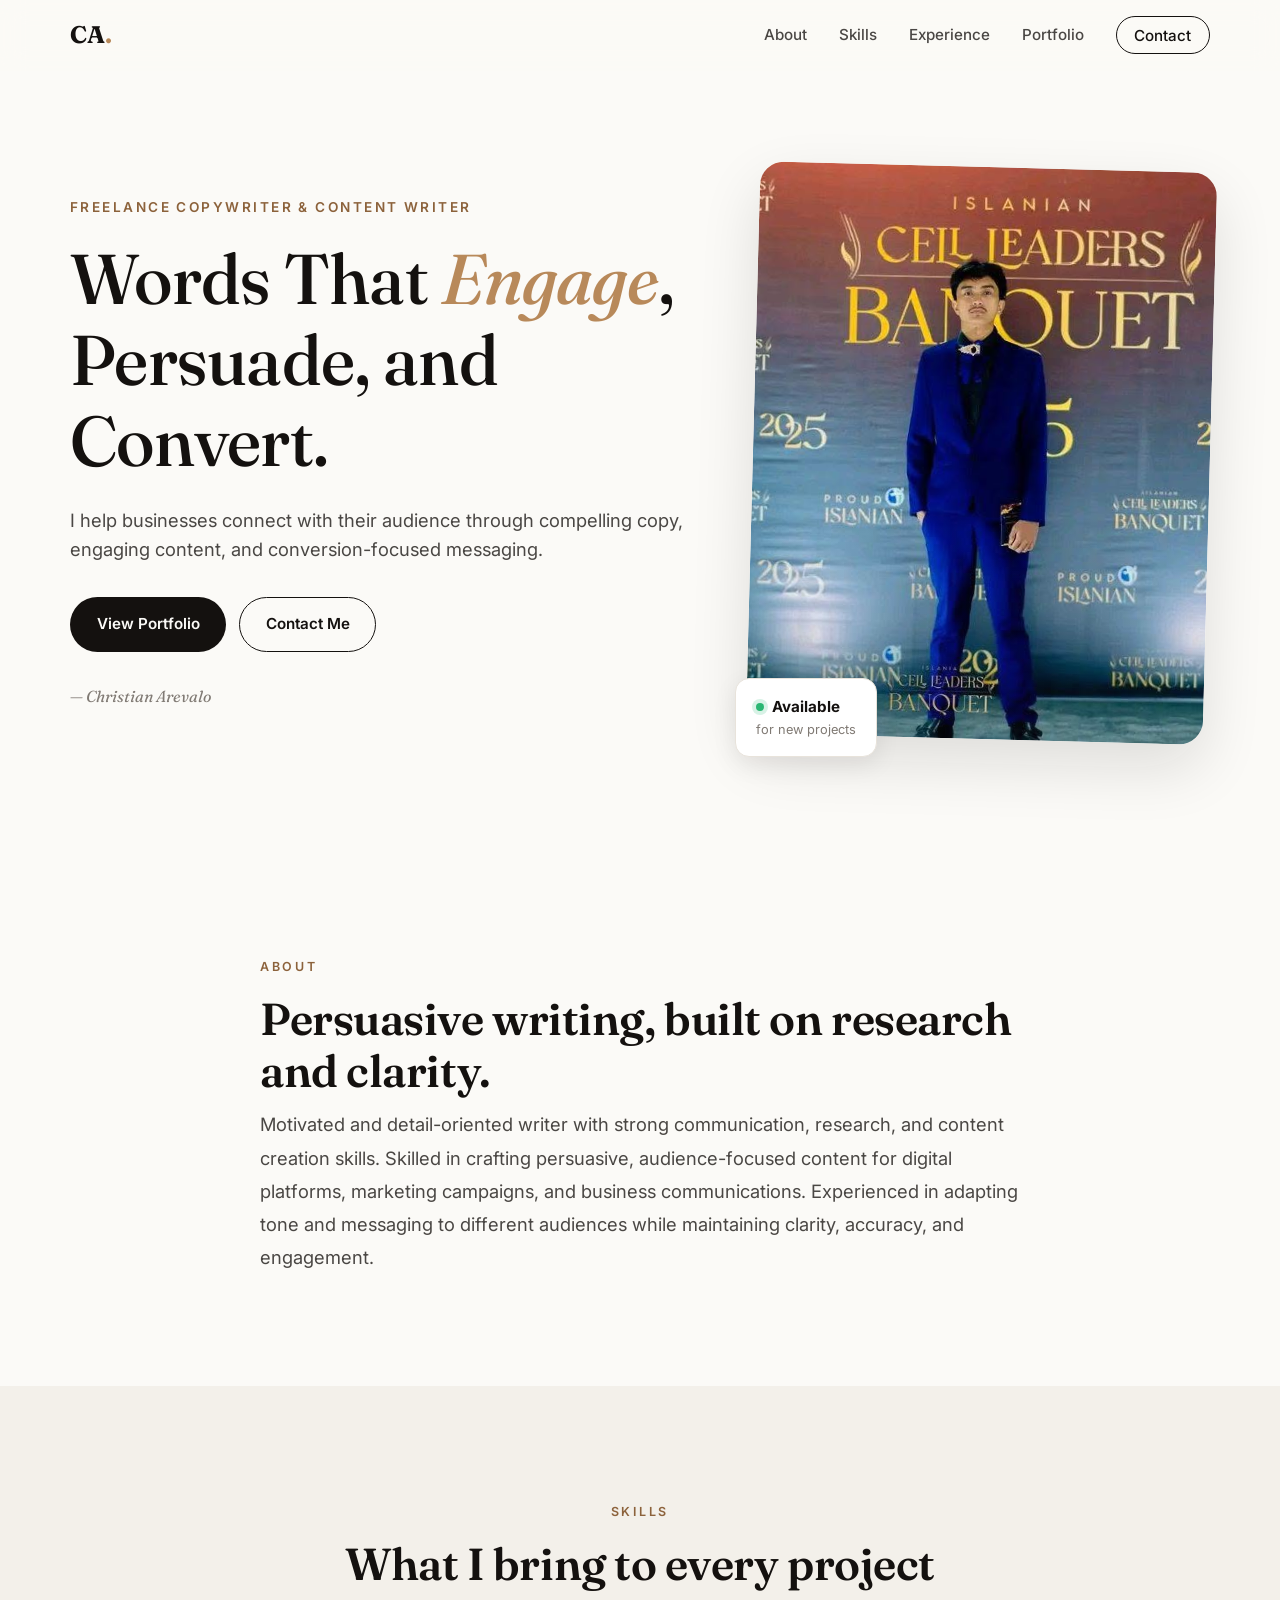
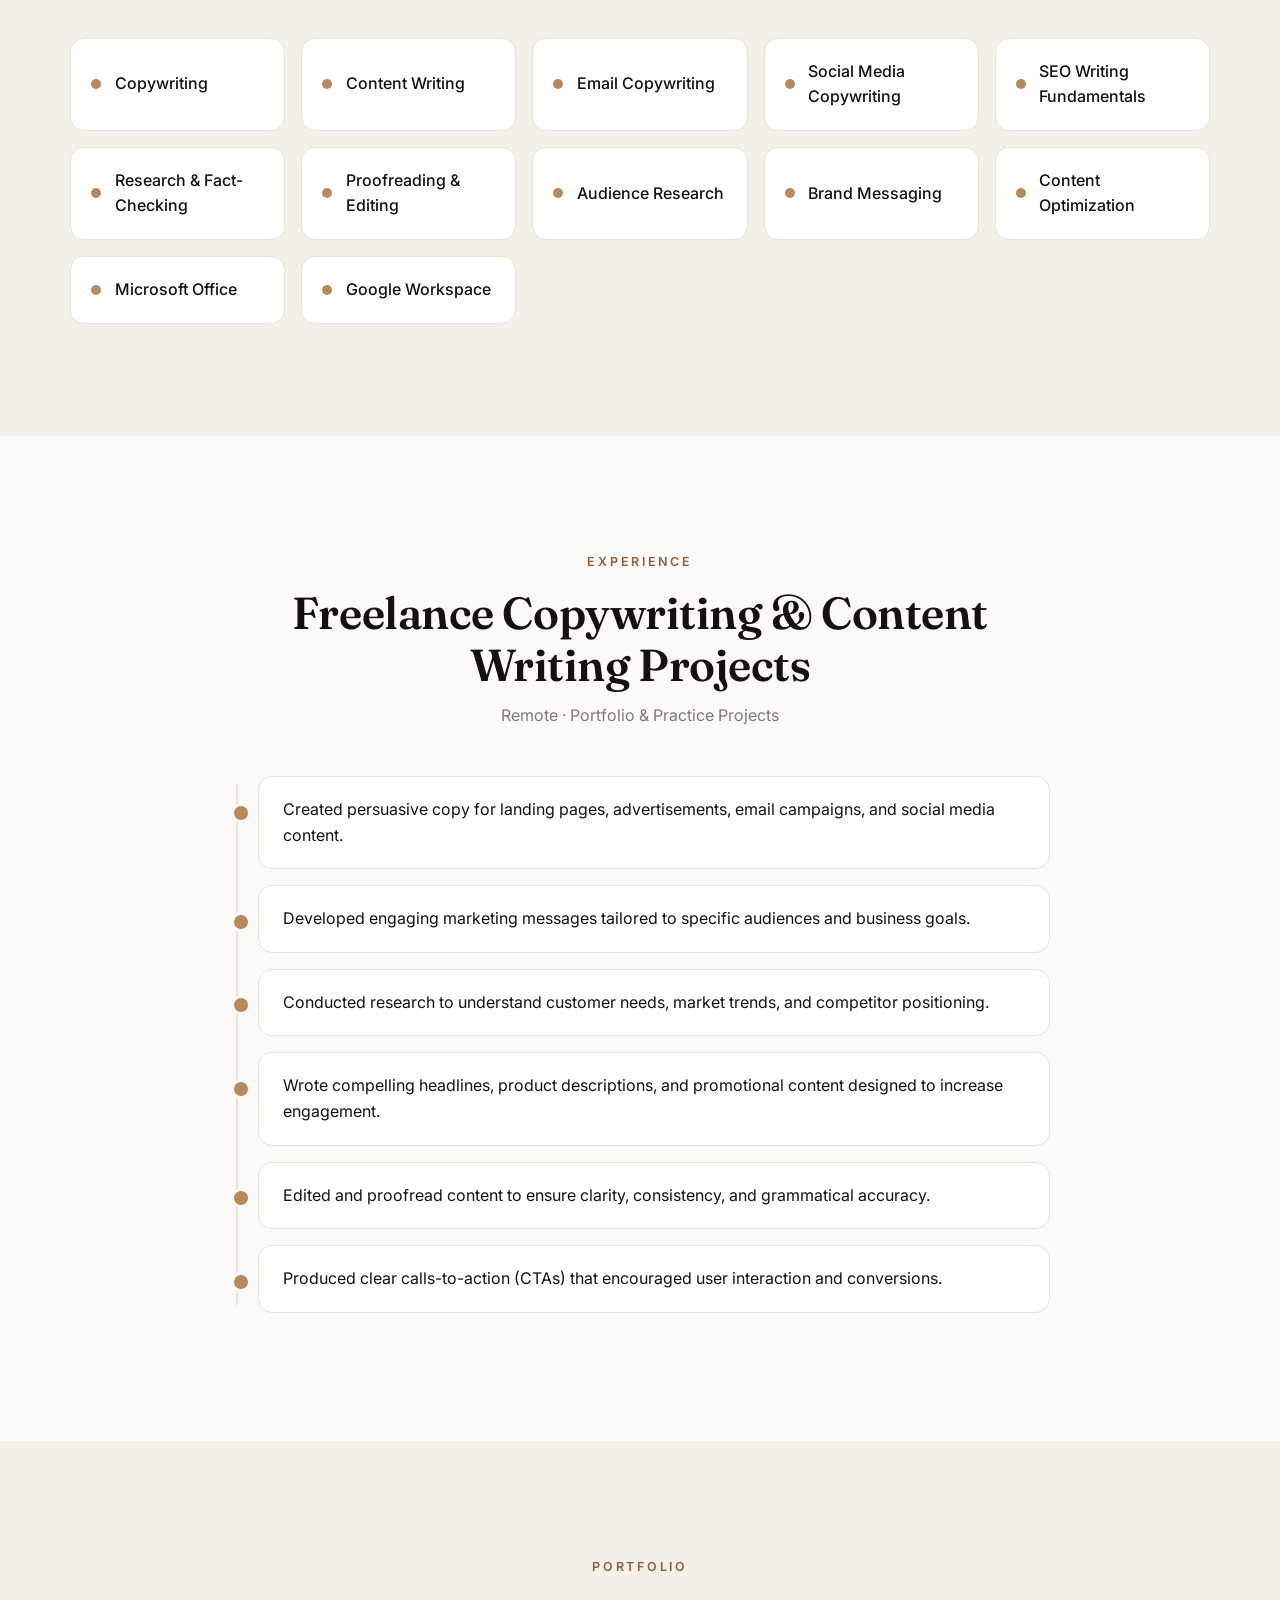
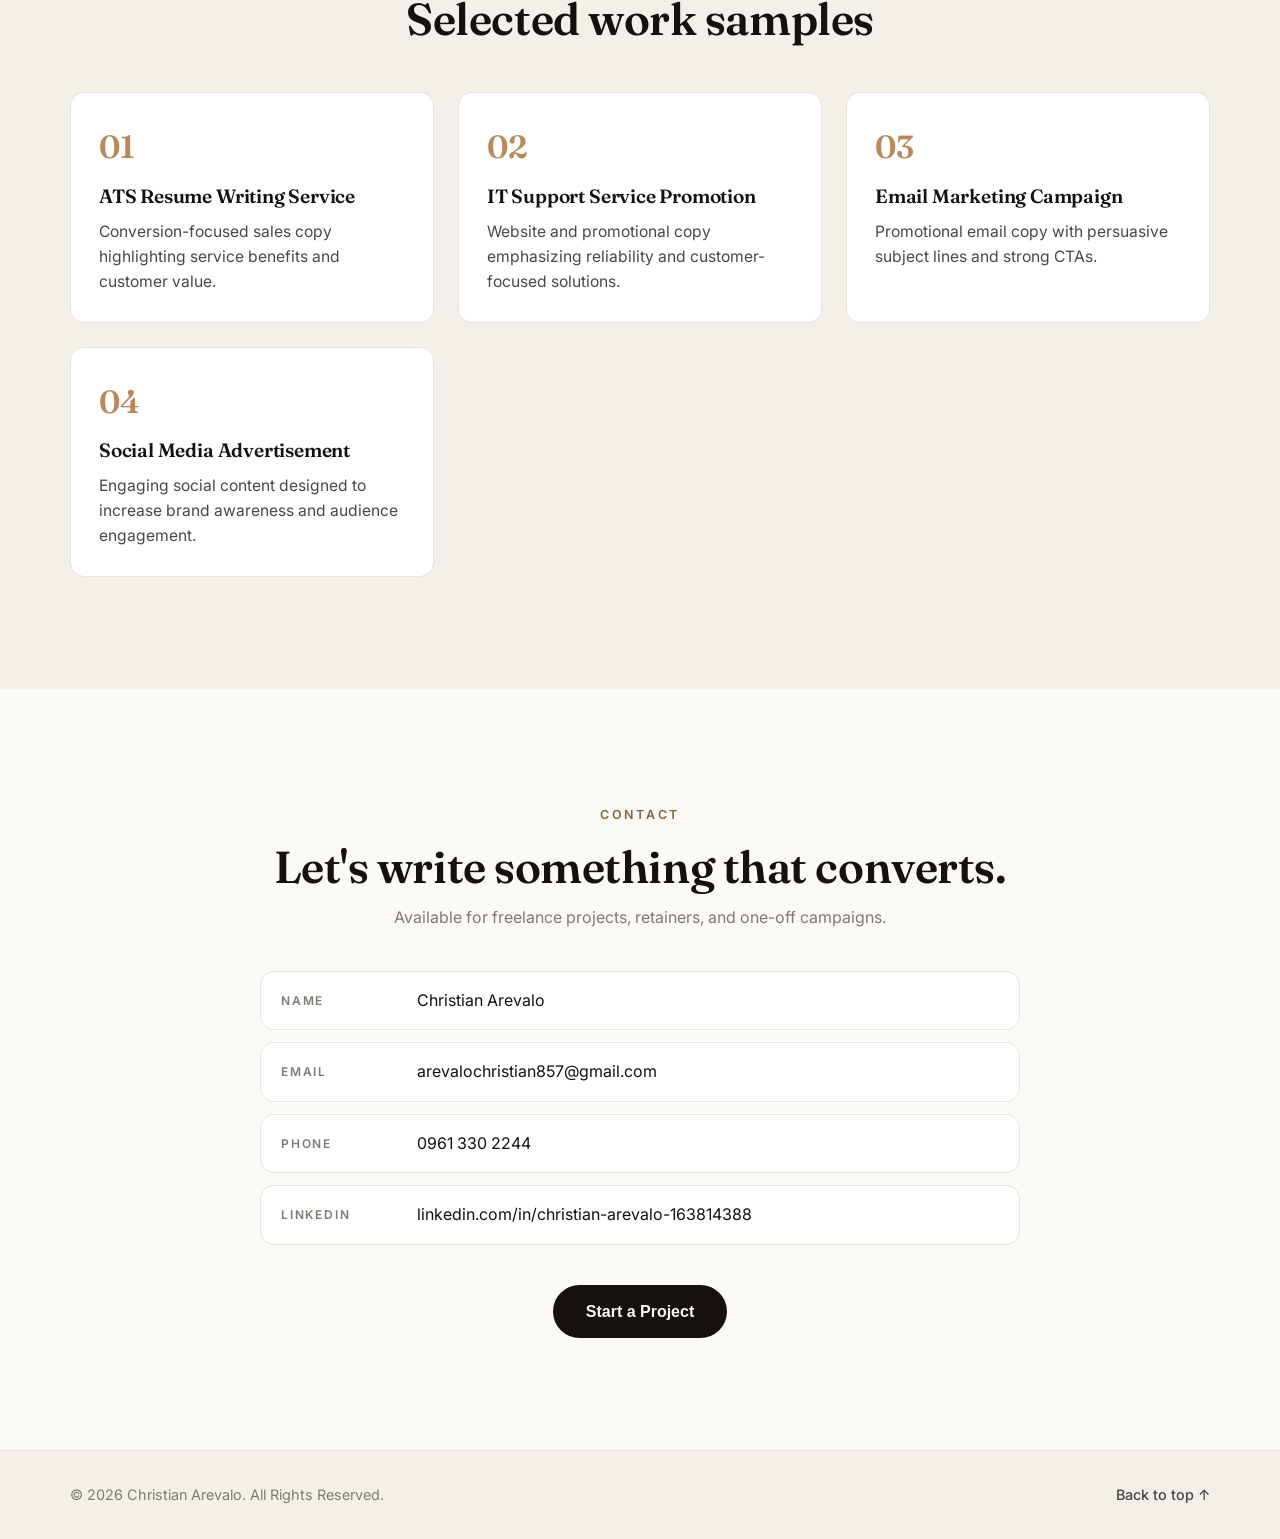
<file: index.html>
<!DOCTYPE html>
<html lang="en">
<head>
<meta charset="UTF-8" />
<meta name="viewport" content="width=device-width, initial-scale=1.0" />
<title>Christian Arevalo — Freelance Copywriter & Content Writer</title>
<link rel="icon" type="image/x-icon" href="assets/favicon.ico" />
<meta name="theme-color" content="#fbfaf7" />
<meta name="description" content="Christian Arevalo is a freelance copywriter and content writer crafting persuasive, conversion-focused copy for landing pages, emails, ads, and social media." />
<meta name="author" content="Christian Arevalo" />
<meta property="og:title" content="Christian Arevalo — Freelance Copywriter" />
<meta property="og:description" content="Words that engage, persuade, and convert. Freelance copywriting and content writing services." />
<meta property="og:type" content="website" />
<link rel="preconnect" href="https://fonts.googleapis.com">
<link rel="preconnect" href="https://fonts.gstatic.com" crossorigin>
<link href="https://fonts.googleapis.com/css2?family=Fraunces:wght@500;600;700&family=Inter:wght@400;500;600;700&display=swap" rel="stylesheet">
<link rel="stylesheet" href="styles.css" />
<style>
  .modal {
    display: none;
    position: fixed;
    inset: 0;
    z-index: 10000;
    background: rgba(0, 0, 0, 0.75);
    backdrop-filter: blur(4px);
    align-items: center;
    justify-content: center;
    padding: 1.25rem;
  }
  .modal.active { display: flex; }
  .modal-content {
    background: #fff;
    width: 100%;
    max-width: 580px;
    max-height: 90vh;
    overflow-y: auto;
    padding: clamp(1.5rem, 5vw, 2.5rem);
    border-radius: 1.25rem;
    position: relative;
    box-shadow: 0 25px 50px -12px rgba(0, 0, 0, 0.25);
  }
  .modal-close {
    position: absolute;
    top: 1.25rem;
    right: 1.25rem;
    background: none;
    border: none;
    font-size: 1.75rem;
    cursor: pointer;
    color: #999;
    line-height: 1;
  }
  .modal-header h2 { font-family: 'Fraunces', serif; font-size: clamp(1.5rem, 4vw, 1.85rem); margin-bottom: 0.5rem; color: #111; }
  .modal-header p { color: #666; margin-bottom: 2rem; font-size: 0.95rem; line-height: 1.5; }
  .form-group { margin-bottom: 1.25rem; }
  .form-group label { display: block; font-weight: 600; font-size: 0.8rem; margin-bottom: 0.5rem; color: #111; text-transform: uppercase; letter-spacing: 0.05em; }
  .form-input {
    width: 100%;
    padding: 0.85rem 1rem;
    border: 1px solid #e2e8f0;
    border-radius: 0.5rem;
    font-family: 'Inter', sans-serif;
    font-size: 1rem;
    background: #f8fafc;
    transition: all 0.2s ease;
  }
  .form-input:focus { outline: 2px solid #000; border-color: transparent; background: #fff; }
  .form-row { display: grid; grid-template-columns: 1fr 1fr; gap: 1rem; }
  @media (max-width: 500px) { .form-row { grid-template-columns: 1fr; } }
</style>
</head>
<body>
<header class="nav" id="nav">
  <div class="container nav-inner">
    <a href="#home" class="logo">CA<span>.</span></a>
    <nav aria-label="Primary">
      <button class="nav-toggle" id="navToggle" aria-label="Toggle menu" aria-expanded="false">
        <span></span><span></span><span></span>
      </button>
      <ul class="nav-links" id="navLinks">
        <li><a href="#about">About</a></li>
        <li><a href="#skills">Skills</a></li>
        <li><a href="#experience">Experience</a></li>
        <li><a href="#portfolio">Portfolio</a></li>
        <li><a href="#contact" class="nav-cta">Contact</a></li>
      </ul>
    </nav>
  </div>
</header>

<main>
  <!-- HERO -->
  <section class="hero" id="home">
    <div class="container hero-grid">
      <div class="hero-copy reveal">
        <p class="eyebrow">Freelance Copywriter & Content Writer</p>
        <h1>Words That <span class="accent">Engage</span>, Persuade, and Convert.</h1>
        <p class="lead">I help businesses connect with their audience through compelling copy, engaging content, and conversion-focused messaging.</p>
        <div class="cta-row">
          <a href="#portfolio" class="btn btn-primary">View Portfolio</a>
          <a href="#contact" class="btn btn-ghost">Contact Me</a>
        </div>
        <p class="hero-name">— Christian Arevalo</p>
      </div>
      <div class="hero-image reveal">
        <div class="image-frame">
          <img src="assets/picture.jpg" alt="Christian Arevalo, freelance copywriter, working at his home office" width="896" height="1024" />
        </div>
        <div class="floating-badge" aria-hidden="true">
          <strong>Available</strong><span>for new projects</span>
        </div>
      </div>
    </div>
  </section>

  <!-- ABOUT -->
  <section class="section" id="about">
    <div class="container narrow reveal">
      <p class="section-tag">About</p>
      <h2>Persuasive writing, built on research and clarity.</h2>
      <p class="about-text">
        Motivated and detail-oriented writer with strong communication, research, and content creation skills. Skilled in crafting persuasive, audience-focused content for digital platforms, marketing campaigns, and business communications. Experienced in adapting tone and messaging to different audiences while maintaining clarity, accuracy, and engagement.
      </p>
    </div>
  </section>

  <!-- SKILLS -->
  <section class="section section-alt" id="skills">
    <div class="container">
      <div class="section-head reveal">
        <p class="section-tag">Skills</p>
        <h2>What I bring to every project</h2>
      </div>
      <ul class="skills-grid" id="skillsGrid">
        <!-- filled by JS -->
      </ul>
    </div>
  </section>

  <!-- EXPERIENCE -->
  <section class="section" id="experience">
    <div class="container">
      <div class="section-head reveal">
        <p class="section-tag">Experience</p>
        <h2>Freelance Copywriting & Content Writing Projects</h2>
        <p class="muted">Remote · Portfolio & Practice Projects</p>
      </div>
      <ol class="timeline" id="timeline"></ol>
    </div>
  </section>

  <!-- PORTFOLIO -->
  <section class="section section-alt" id="portfolio">
    <div class="container">
      <div class="section-head reveal">
        <p class="section-tag">Portfolio</p>
        <h2>Selected work samples</h2>
      </div>
      <div class="portfolio-grid" id="portfolioGrid"></div>
    </div>
  </section>

  <!-- CONTACT -->
  <section class="section contact" id="contact">
    <div class="container narrow reveal">
      <p class="section-tag">Contact</p>
      <h2>Let's write something that converts.</h2>
      <p class="muted">Available for freelance projects, retainers, and one-off campaigns.</p>
      <ul class="contact-list">
        <li>
          <span class="contact-label">Name</span>
          <span>Christian Arevalo</span>
        </li>
        <li>
          <span class="contact-label">Email</span>
          <a href="mailto:arevalochristian857@gmail.com">arevalochristian857@gmail.com</a>
        </li>
        <li>
          <span class="contact-label">Phone</span>
          <a href="tel:+639613302244">0961 330 2244</a>
        </li>
        <li>
          <span class="contact-label">LinkedIn</span>
          <a href="https://www.linkedin.com/in/christian-arevalo-163814388" target="_blank" rel="noopener">linkedin.com/in/christian-arevalo-163814388</a>
        </li>
      </ul>
      <button id="openModal" class="btn btn-primary btn-lg">Start a Project</button>
    </div>
  </section>
</main>

<footer class="footer">
  <div class="container footer-inner">
    <p>© 2026 Christian Arevalo. All Rights Reserved.</p>
    <a href="#home" class="back-top">Back to top ↑</a>
  </div>
</footer>

<div id="projectModal" class="modal">
  <div class="modal-content">
    <button id="closeModal" class="modal-close" aria-label="Close modal">&times;</button>
    <div class="modal-header">
      <h2>Let's Work Together</h2>
      <p>Tell me about your project and I'll get back to you within 24 hours.</p>
    </div>
    <form id="projectForm">
      <!-- Web3Forms Configuration -->
      <input type="hidden" name="access_key" value="8bdeb3c2-cfbd-4b25-9c25-206845fc67f3">
      <input type="hidden" name="subject" value="New Project Inquiry from Portfolio">
      <input type="checkbox" name="botcheck" style="display: none;">

      <div class="form-row">
        <div class="form-group">
          <label for="fullName">Full Name</label>
          <input type="text" id="fullName" name="name" class="form-input" required placeholder="John Doe">
        </div>
        <div class="form-group">
          <label for="email">Email Address</label>
          <input type="email" id="email" name="email" class="form-input" required placeholder="john@example.com">
        </div>
      </div>
      <div class="form-row">
        <div class="form-group">
          <label for="company">Company Name (Optional)</label>
          <input type="text" id="company" name="company" class="form-input" placeholder="Your Company">
        </div>
        <div class="form-group">
          <label for="projectType">Project Type</label>
          <select id="projectType" name="project_type" class="form-input" required>
            <option value="" disabled selected>Select an option</option>
            <option value="Copywriting">Copywriting</option>
            <option value="Content Writing">Content Writing</option>
            <option value="Email Copywriting">Email Copywriting</option>
            <option value="Social Media Content">Social Media Content</option>
            <option value="SEO Content">SEO Content</option>
            <option value="Other">Other</option>
          </select>
        </div>
      </div>
      <div id="otherProjectTypeGroup" class="form-group" style="display: none;">
        <label for="otherProjectType">Please Specify Project Type</label>
        <input type="text" id="otherProjectType" name="other_details" class="form-input" placeholder="e.g., Technical Whitepaper, Ghostwriting">
      </div>
      <div class="form-row">
        <div class="form-group">
          <label for="budget">Budget (Optional)</label>
          <input type="text" id="budget" name="budget" class="form-input" placeholder="e.g. $500 - $1,000">
        </div>
        <div class="form-group">
          <label for="deadline">Deadline (Optional)</label>
          <input type="text" id="deadline" name="deadline" class="form-input" placeholder="e.g. 2 weeks">
        </div>
      </div>
      <div class="form-group">
        <label for="details">Project Details</label>
        <textarea id="details" name="message" class="form-input" rows="4" required placeholder="Tell me more about your goals..."></textarea>
      </div>
      <button type="submit" class="btn btn-primary btn-lg" style="width: 100%; border: none;">Send Project Inquiry</button>
    </form>
  </div>
</div>

<script src="script.js"></script>
</body>
</html>
</file>
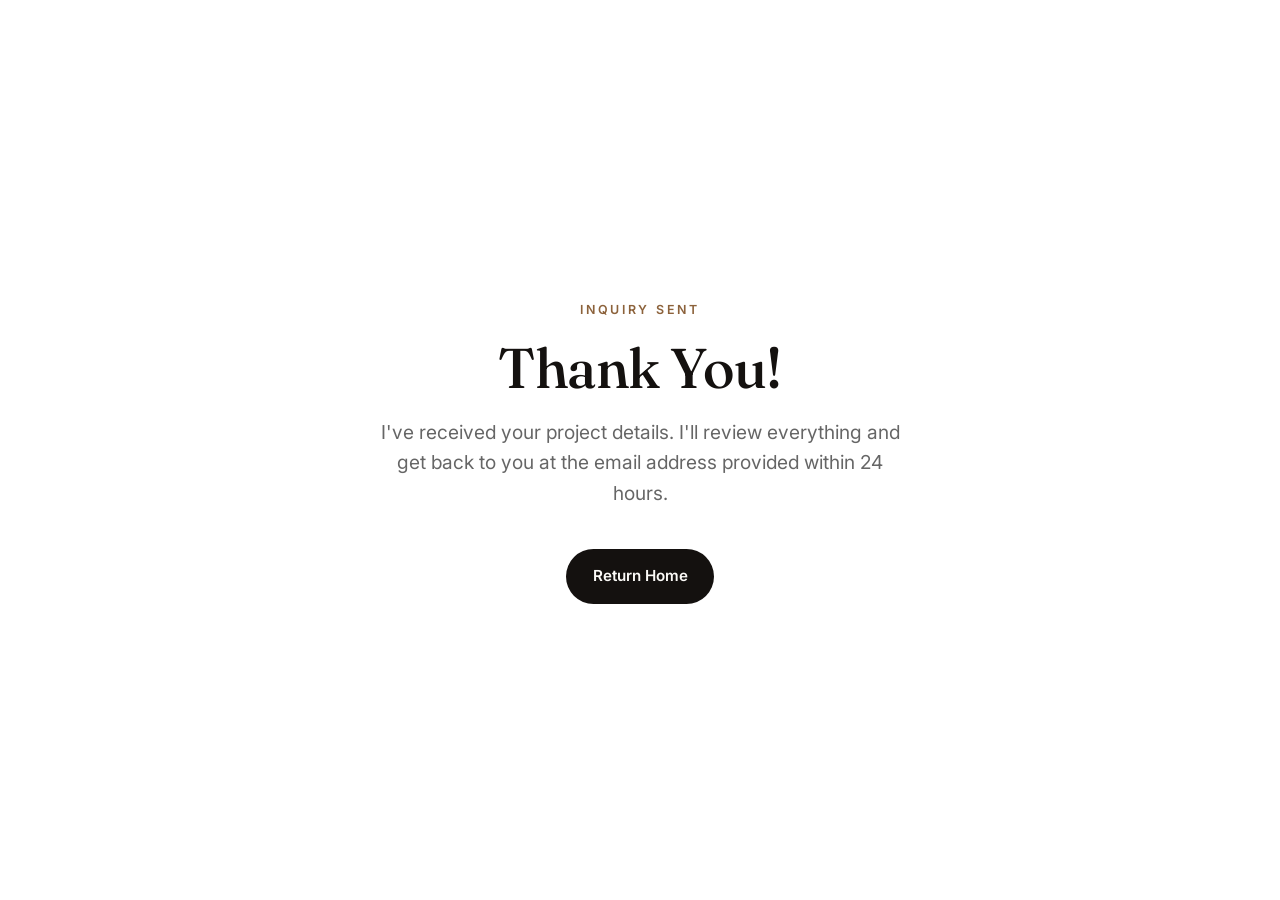
<file: thankyou.html>
<!DOCTYPE html>
<html lang="en">
<head>
<meta charset="UTF-8" />
<meta name="viewport" content="width=device-width, initial-scale=1.0" />
<title>Thank You — Christian Arevalo</title>
<link rel="preconnect" href="https://fonts.googleapis.com">
<link rel="preconnect" href="https://fonts.gstatic.com" crossorigin>
<link href="https://fonts.googleapis.com/css2?family=Fraunces:wght@500;600;700&family=Inter:wght@400;500;600;700&display=swap" rel="stylesheet">
<link rel="stylesheet" href="styles.css" />
<style>
  body {
    display: flex;
    align-items: center;
    justify-content: center;
    min-height: 100vh;
    text-align: center;
    background-color: #fff;
    color: #111;
    margin: 0;
    font-family: 'Inter', sans-serif;
  }
  .thank-you-container {
    max-width: 600px;
    padding: 2rem;
  }
  h1 { font-family: 'Fraunces', serif; font-size: 3.5rem; margin-bottom: 1rem; }
  p { font-size: 1.2rem; color: #666; line-height: 1.6; margin-bottom: 2.5rem; }
  .btn { text-decoration: none; display: inline-block; }
</style>
</head>
<body>
  <main class="thank-you-container">
    <p class="section-tag" style="margin-bottom: 1rem; display: inline-block;">Inquiry Sent</p>
    <h1>Thank You!</h1>
    <p>I've received your project details. I'll review everything and get back to you at the email address provided within 24 hours.</p>
    <a href="index.html" class="btn btn-primary">Return Home</a>
  </main>
</body>
</html>
</file>
<file: styles.css>
:root {
  --bg: #fbfaf7;
  --bg-alt: #f3f0ea;
  --surface: #ffffff;
  --ink: #14110f;
  --ink-soft: #4a4744;
  --muted: #807a74;
  --line: #e8e3db;
  --accent: #b8895a;
  --accent-deep: #8c623b;
  --radius: 14px;
  --shadow-sm: 0 1px 2px rgba(20,17,15,.04), 0 2px 8px rgba(20,17,15,.04);
  --shadow-md: 0 8px 24px rgba(20,17,15,.08);
  --shadow-lg: 0 24px 60px rgba(20,17,15,.12);
  --font-display: "Fraunces", Georgia, serif;
  --font-body: "Inter", system-ui, -apple-system, Segoe UI, sans-serif;
}

* { box-sizing: border-box; margin: 0; padding: 0; }
html { 
  scroll-behavior: smooth; 
  -webkit-text-size-adjust: 100%; 
  scroll-padding-top: 80px; 
}
body {
  font-family: var(--font-body);
  color: var(--ink);
  background: var(--bg);
  line-height: 1.6;
  -webkit-font-smoothing: antialiased;
}
img { max-width: 100%; display: block; }
a { color: inherit; text-decoration: none; }
ul, ol { list-style: none; }
:focus-visible { outline: 2px solid var(--accent); outline-offset: 3px; border-radius: 4px; }

.container { width: min(1140px, 92%); margin: 0 auto; }
.container.narrow { max-width: 760px; }

/* Typography */
h1, h2, h3 { font-family: var(--font-display); font-weight: 600; line-height: 1.15; color: var(--ink); letter-spacing: -0.01em; }
h1 { font-size: clamp(2.4rem, 5vw + 1rem, 4.4rem); font-weight: 500; }
h2 { font-size: clamp(1.9rem, 2.4vw + 1rem, 2.8rem); margin-bottom: .75rem; }
h3 { font-size: 1.2rem; }
.accent { color: var(--accent); font-style: italic; }
.muted { color: var(--muted); }

.section-tag {
  display: inline-block;
  font-size: .78rem;
  letter-spacing: .22em;
  text-transform: uppercase;
  color: var(--accent-deep);
  font-weight: 600;
  margin-bottom: 1rem;
}

/* Nav */
.nav {
  position: sticky; top: 0; z-index: 50;
  backdrop-filter: saturate(140%) blur(12px);
  background: rgba(251,250,247,.78);
  border-bottom: 1px solid transparent;
  transition: border-color .3s ease, background .3s ease;
}
.nav.scrolled { border-color: var(--line); }
.nav-inner { display: flex; align-items: center; justify-content: space-between; padding: 1rem 0; }
.logo { font-family: var(--font-display); font-size: 1.5rem; font-weight: 700; }
.logo span { color: var(--accent); }
.nav-links { display: flex; gap: 2rem; align-items: center; }
.nav-links a { font-size: .95rem; color: var(--ink-soft); font-weight: 500; transition: color .2s; }
.nav-links a:hover { color: var(--ink); }
.nav-cta {
  padding: .55rem 1.1rem;
  border: 1px solid var(--ink);
  border-radius: 999px;
  color: var(--ink) !important;
}
.nav-cta:hover { background: var(--ink); color: var(--bg) !important; }
.nav-toggle { display: none; background: none; border: 0; cursor: pointer; padding: .5rem; }
.nav-toggle span { display: block; width: 24px; height: 2px; background: var(--ink); margin: 5px 0; transition: .3s; }

/* Buttons */
.btn {
  display: inline-flex; align-items: center; justify-content: center;
  padding: .9rem 1.6rem;
  border-radius: 999px;
  font-weight: 600;
  min-height: 48px;
  font-size: .95rem;
  transition: transform .2s ease, box-shadow .2s ease, background .2s ease, color .2s ease;
  border: 1px solid transparent;
  cursor: pointer;
}
.btn-lg { padding: 1.05rem 2rem; font-size: 1rem; }
.btn-primary { background: var(--ink); color: var(--bg); }
.btn-primary:hover { transform: translateY(-2px); box-shadow: var(--shadow-md); background: var(--accent-deep); }
.btn-ghost { background: transparent; color: var(--ink); border-color: var(--ink); }
.btn-ghost:hover { background: var(--ink); color: var(--bg); }

/* Hero */
.hero { padding: clamp(3rem, 8vw, 6rem) 0 clamp(4rem, 8vw, 7rem); }
.hero-grid {
  display: grid;
  grid-template-columns: 1.15fr .85fr;
  gap: clamp(2rem, 5vw, 5rem);
  align-items: center;
}
.eyebrow {
  font-size: .85rem; letter-spacing: .18em; text-transform: uppercase;
  color: var(--accent-deep); font-weight: 600; margin-bottom: 1.25rem;
}
.hero-copy h1 { margin-bottom: 1.5rem; }
.lead { font-size: 1.15rem; color: var(--ink-soft); max-width: 56ch; margin-bottom: 2rem; }
.cta-row { display: flex; flex-wrap: wrap; gap: .8rem; margin-bottom: 2rem; }
.hero-name { font-family: var(--font-display); font-style: italic; color: var(--muted); }

.hero-image { position: relative; }
.image-frame {
  position: relative;
  border-radius: 24px;
  overflow: hidden;
  box-shadow: var(--shadow-lg);
  transform: rotate(1.5deg);
  transition: transform .6s ease;
}
.image-frame::after {
  content: ""; position: absolute; inset: 0;
  background: linear-gradient(180deg, transparent 60%, rgba(20,17,15,.15));
}
.image-frame:hover { transform: rotate(0deg) scale(1.02); }
.image-frame img { width: 100%; height: auto; aspect-ratio: 4/5; object-fit: cover; }

.floating-badge {
  position: absolute;
  bottom: -18px; left: -18px;
  background: var(--surface);
  padding: 1rem 1.25rem;
  border-radius: var(--radius);
  box-shadow: var(--shadow-md);
  display: flex; flex-direction: column;
  border: 1px solid var(--line);
}
.floating-badge strong {
  font-size: .95rem;
  display: flex; align-items: center; gap: .5rem;
}
.floating-badge strong::before {
  content: ""; width: 8px; height: 8px; border-radius: 50%;
  background: #2bb673; box-shadow: 0 0 0 4px rgba(43,182,115,.18);
  animation: pulse 2s ease-in-out infinite;
}
.floating-badge span { font-size: .8rem; color: var(--muted); }
@keyframes pulse { 50% { box-shadow: 0 0 0 8px rgba(43,182,115,0); } }

/* Sections */
.section { padding: clamp(4rem, 9vw, 7rem) 0; }
.section-alt { background: var(--bg-alt); }
.section-head { text-align: center; max-width: 720px; margin: 0 auto 3rem; }
.about-text { font-size: 1.15rem; color: var(--ink-soft); line-height: 1.8; }

/* Skills */
.skills-grid {
  display: grid;
  grid-template-columns: repeat(auto-fill, minmax(190px, 1fr));
  gap: 1rem;
}
.skill-card {
  background: var(--surface);
  padding: 1.25rem 1.25rem;
  border-radius: var(--radius);
  border: 1px solid var(--line);
  display: flex; align-items: center; gap: .85rem;
  font-weight: 500;
  transition: transform .25s ease, box-shadow .25s ease, border-color .25s ease;
}
.skill-card:hover { transform: translateY(-3px); box-shadow: var(--shadow-md); border-color: var(--accent); }
.skill-dot {
  width: 10px; height: 10px; border-radius: 50%;
  background: var(--accent); flex-shrink: 0;
}

/* Timeline */
.timeline { position: relative; max-width: 820px; margin: 0 auto; padding-left: 1.75rem; }
.timeline::before {
  content: ""; position: absolute; left: 6px; top: 8px; bottom: 8px;
  width: 2px; background: var(--line);
}
.timeline li {
  position: relative;
  padding: 1.25rem 1.5rem;
  background: var(--surface);
  border: 1px solid var(--line);
  border-radius: var(--radius);
  margin-bottom: 1rem;
  transition: transform .25s ease, box-shadow .25s ease;
}
.timeline li:hover { transform: translateX(4px); box-shadow: var(--shadow-md); }
.timeline li::before {
  content: ""; position: absolute;
  left: -1.75rem; top: 1.6rem;
  width: 14px; height: 14px; border-radius: 50%;
  background: var(--accent); border: 3px solid var(--bg);
}

/* Portfolio */
.portfolio-grid {
  display: grid;
  grid-template-columns: repeat(auto-fit, minmax(280px, 1fr));
  gap: 1.5rem;
}
.portfolio-card {
  background: var(--surface);
  border: 1px solid var(--line);
  border-radius: var(--radius);
  padding: 1.75rem;
  transition: transform .3s ease, box-shadow .3s ease, border-color .3s ease;
  position: relative;
  overflow: hidden;
}
.portfolio-card::before {
  content: ""; position: absolute; top: 0; left: 0;
  width: 100%; height: 4px;
  background: linear-gradient(90deg, var(--accent), var(--accent-deep));
  transform: scaleX(0); transform-origin: left;
  transition: transform .4s ease;
}
.portfolio-card:hover { transform: translateY(-6px); box-shadow: var(--shadow-lg); border-color: transparent; }
.portfolio-card:hover::before { transform: scaleX(1); }
.portfolio-num {
  font-family: var(--font-display);
  font-size: 2rem;
  color: var(--accent);
  font-weight: 600;
  margin-bottom: .75rem;
  display: block;
}
.portfolio-card h3 { margin-bottom: .75rem; }
.portfolio-card p { color: var(--ink-soft); font-size: .98rem; }

/* Contact */
.contact { text-align: center; }
.contact-list {
  margin: 2.5rem 0;
  display: grid;
  gap: .75rem;
  text-align: left;
}
.contact-list li {
  display: grid;
  grid-template-columns: 120px 1fr;
  gap: 1rem;
  padding: 1rem 1.25rem;
  background: var(--surface);
  border: 1px solid var(--line);
  border-radius: var(--radius);
  align-items: center;
  transition: border-color .2s, transform .2s;
}
.contact-list li:hover { border-color: var(--accent); transform: translateX(4px); }
.contact-list a:hover { color: var(--accent-deep); }
.contact-label {
  font-size: .75rem;
  letter-spacing: .15em;
  text-transform: uppercase;
  color: var(--muted);
  font-weight: 600;
}

/* Footer */
.footer { padding: 2rem 0; border-top: 1px solid var(--line); background: var(--bg-alt); }
.footer-inner { display: flex; justify-content: space-between; align-items: center; flex-wrap: wrap; gap: 1rem; }
.footer p { color: var(--muted); font-size: .9rem; }
.back-top { font-size: .9rem; color: var(--ink-soft); font-weight: 500; }
.back-top:hover { color: var(--accent-deep); }

/* Reveal animation */
.reveal { opacity: 0; transform: translateY(24px); transition: opacity .8s ease, transform .8s ease; }
.reveal.visible { opacity: 1; transform: none; }

/* Mobile */
@media (max-width: 860px) {
  .hero-grid { grid-template-columns: 1fr; }
  .hero-image { order: -1; max-width: 380px; margin: 0 auto; }
  .nav-toggle { display: block; }
  .nav-links {
    position: absolute; top: 100%; right: 4%; left: 4%;
    background: var(--surface); border: 1px solid var(--line); border-radius: var(--radius);
    flex-direction: column; align-items: stretch; padding: 1rem;
    box-shadow: var(--shadow-md);
    transform: translateY(-10px); opacity: 0; pointer-events: none;
    transition: .25s ease;
    max-height: 80vh;
    overflow-y: auto;
  }
  .nav-links.open { transform: none; opacity: 1; pointer-events: auto; }
  .nav-links li a { display: block; padding: .65rem 0; }
  .contact-list li { grid-template-columns: 1fr; gap: .25rem; }
  .hero { padding-top: 2rem; }
}

@media (prefers-reduced-motion: reduce) {
  *, *::before, *::after { animation: none !important; transition: none !important; }
  html { scroll-behavior: auto; }
}
</file>
